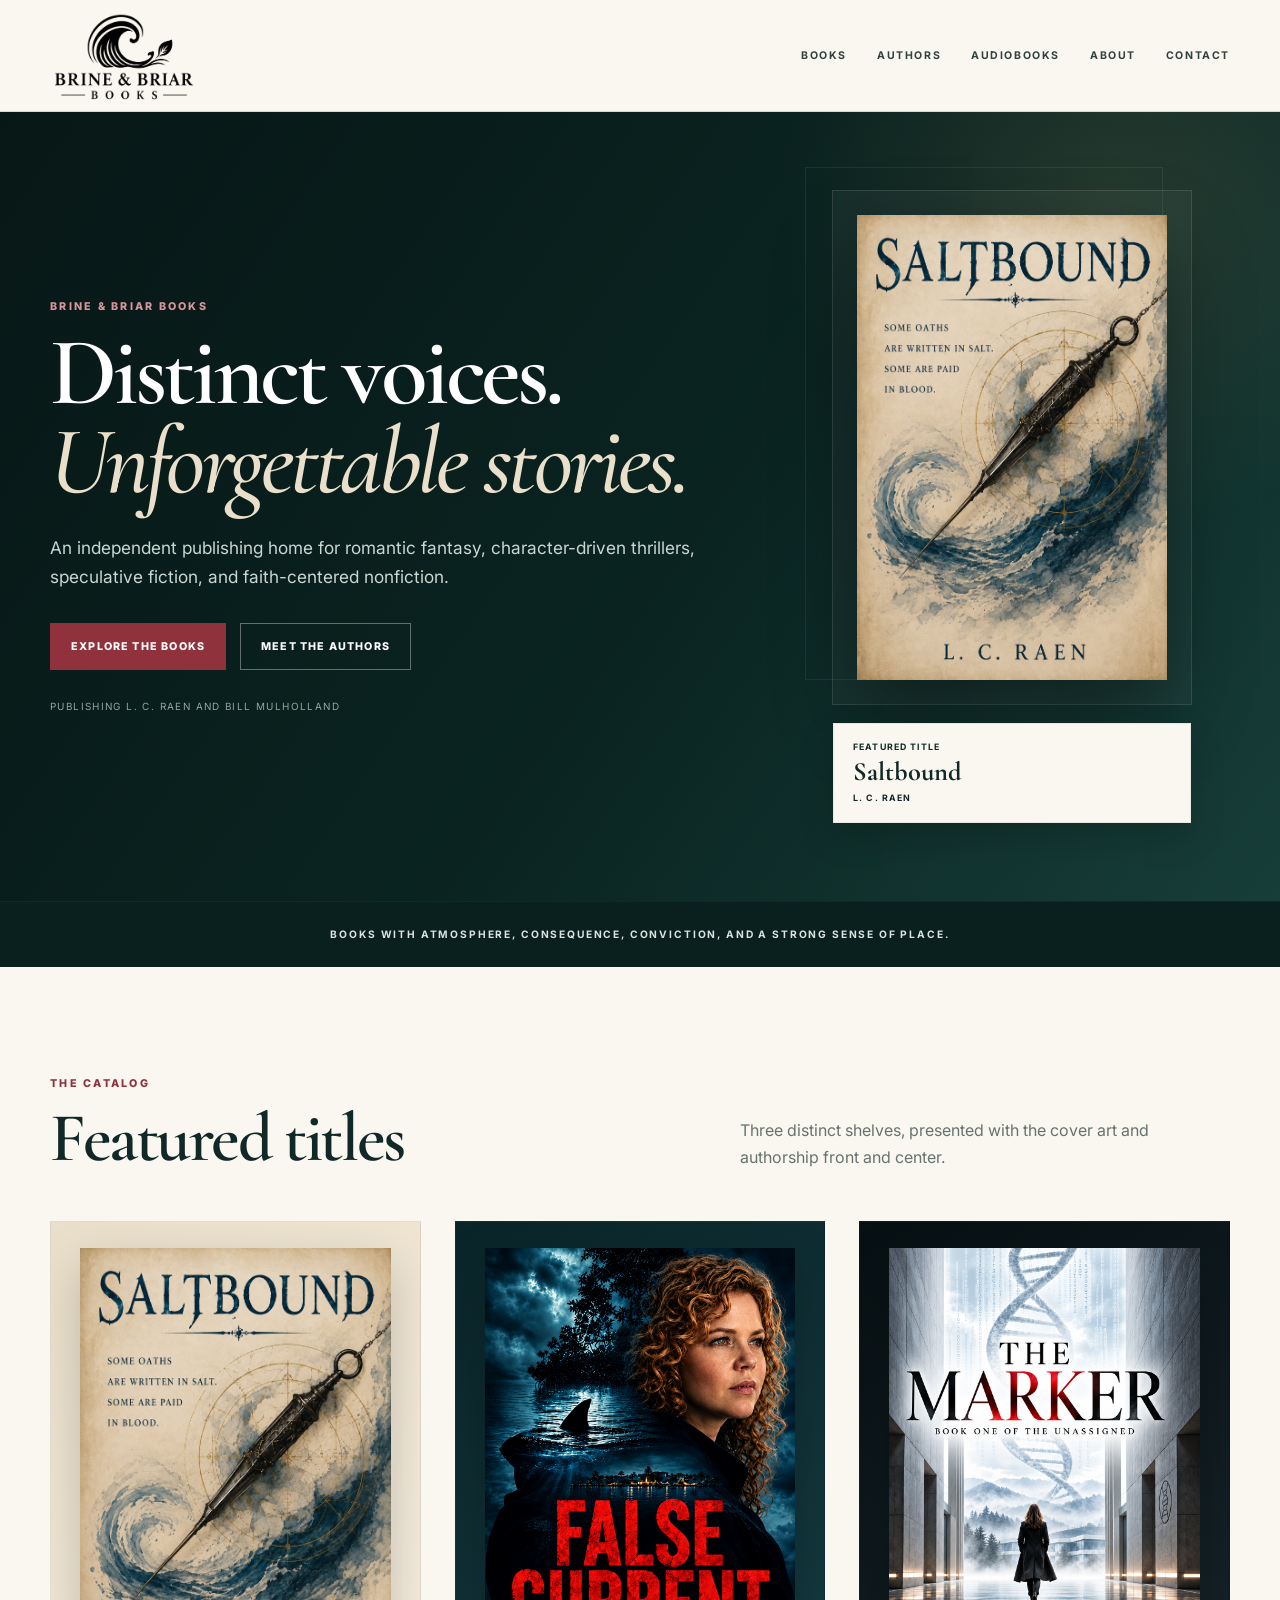
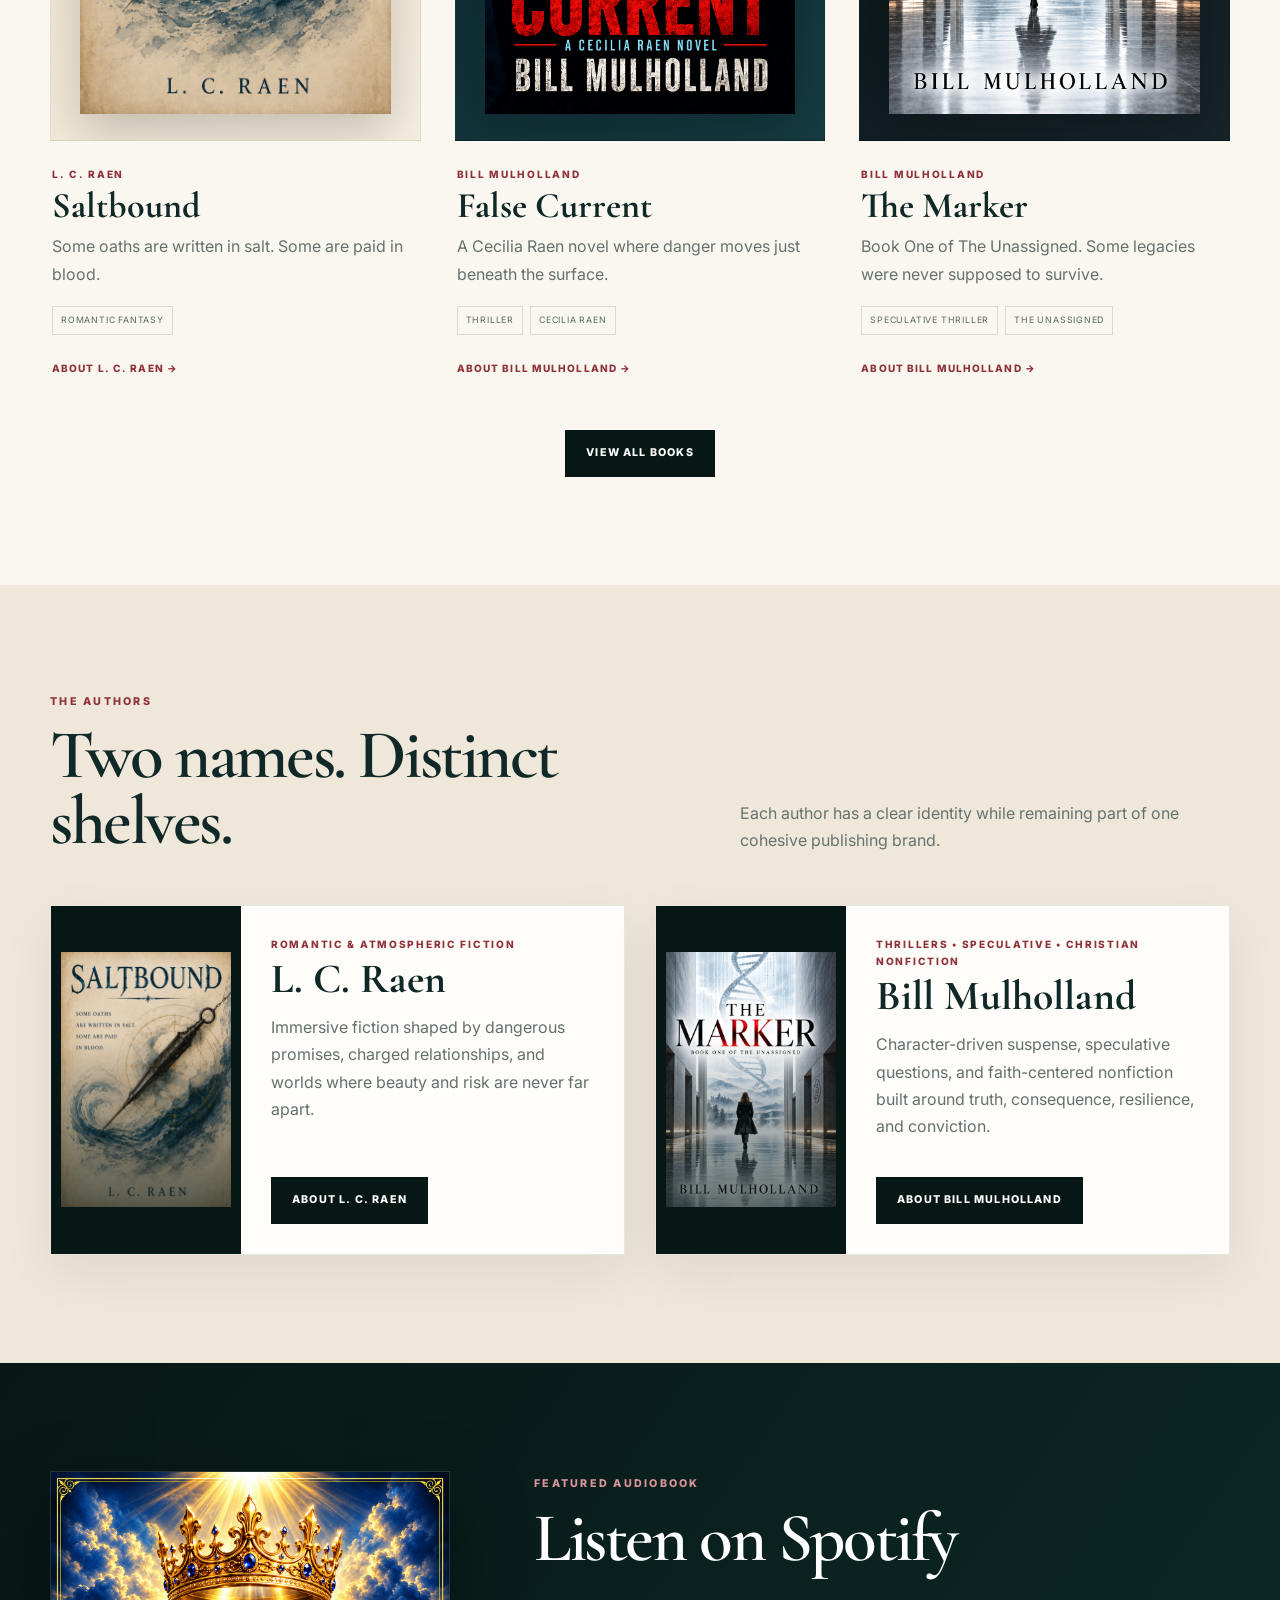
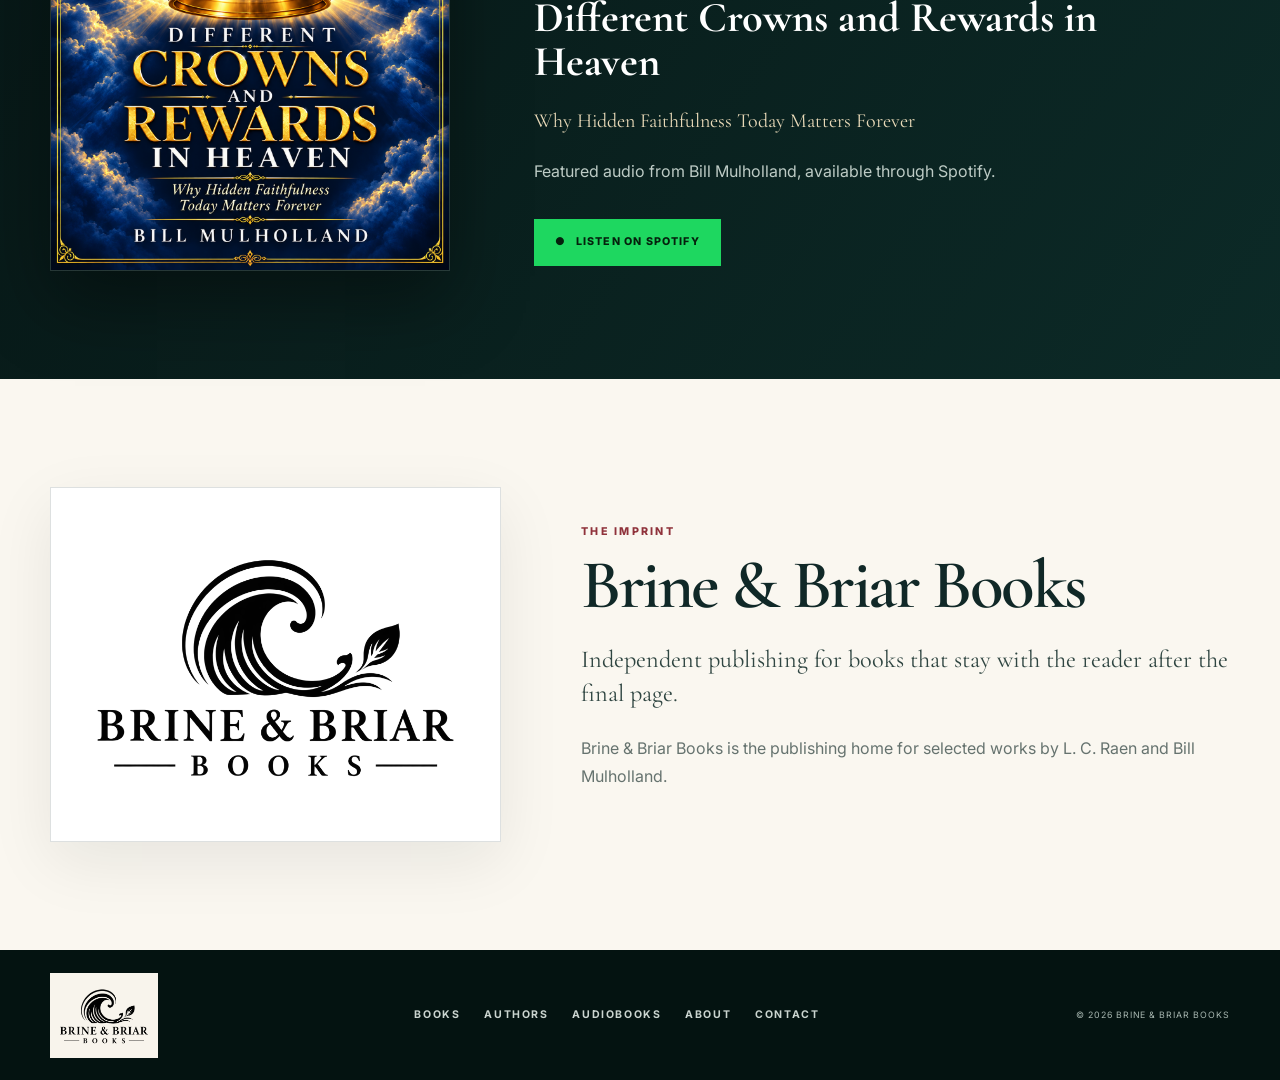
<file: index.html>
<!doctype html>
<html lang="en">
<head>
  <meta charset="utf-8">
  <meta name="viewport" content="width=device-width,initial-scale=1">
  <title>Brine & Briar Books | L. C. Raen & Bill Mulholland</title>
  <meta name="description" content="Brine & Briar Books is the publishing home of L. C. Raen and Bill Mulholland—romantic fantasy, thrillers, speculative fiction, and Christian nonfiction.">
  <meta name="theme-color" content="#0b211f">
  <meta property="og:title" content="Brine & Briar Books">
  <meta property="og:description" content="Independent books with atmosphere, consequence, and conviction.">
  <meta property="og:type" content="website">
  <meta property="og:url" content="https://brinebriar.com/">
  <meta property="og:image" content="https://brinebriar.com/assets/saltbound-revised.jpg">
  <link rel="preconnect" href="https://fonts.googleapis.com">
  <link rel="preconnect" href="https://fonts.gstatic.com" crossorigin>
  <link href="https://fonts.googleapis.com/css2?family=Cormorant+Garamond:wght@500;600;700&family=Inter:wght@400;500;600;700&display=swap" rel="stylesheet">
  <link rel="stylesheet" href="styles.css?v=20261010-contact">
</head>
<body>
<a class="skip-link" href="#main">Skip to content</a>

<header class="site-header">
  <div class="wrap header-inner">
    <a class="brand" href="/" aria-label="Brine & Briar Books home">
      <img src="assets/brine-briar-logo.png.PNG" alt="Brine & Briar Books">
    </a>
    <nav class="main-nav" aria-label="Primary navigation">
      <a href="books.html">Books</a>
      <a href="#authors">Authors</a>
      <a href="#audiobooks">Audiobooks</a>
      <a href="#about">About</a>
      <a href="contact.html">Contact</a>
    </nav>
  </div>
</header>

<main id="main">
  <section class="hero">
    <div class="wrap hero-grid">
      <div class="hero-copy">
        <p class="eyebrow light">Brine & Briar Books</p>
        <h1>Distinct voices.<br><em>Unforgettable stories.</em></h1>
        <p class="hero-deck">An independent publishing home for romantic fantasy, character-driven thrillers, speculative fiction, and faith-centered nonfiction.</p>
        <div class="hero-actions">
        <a class="button primary" href="books.html">Explore the books</a>
          <a class="button outline" href="#authors">Meet the authors</a>
        </div>
        <p class="hero-credit">Publishing L. C. Raen and Bill Mulholland</p>
      </div>

      <div class="featured-book">
        <div class="featured-frame">
          <img src="assets/saltbound-revised.jpg" alt="Saltbound by L. C. Raen">
        </div>
        <div class="featured-caption">
          <span>Featured title</span>
          <strong>Saltbound</strong>
          <small>L. C. Raen</small>
        </div>
      </div>
    </div>
  </section>

  <section class="brand-line">
    <div class="wrap">
      <p>Books with atmosphere, consequence, conviction, and a strong sense of place.</p>
    </div>
  </section>

  <section id="books" class="section books-section">
    <div class="wrap">
      <div class="section-heading">
        <div>
          <p class="eyebrow">The catalog</p>
          <h2>Featured titles</h2>
        </div>
        <p>Three distinct shelves, presented with the cover art and authorship front and center.</p>
      </div>

      <div class="book-grid">
        <article class="book-card">
          <div class="cover-stage warm">
            <img src="assets/saltbound-revised.jpg" alt="Saltbound by L. C. Raen" loading="lazy">
          </div>
          <div class="book-copy">
            <p class="book-author">L. C. Raen</p>
            <h3>Saltbound</h3>
            <p>Some oaths are written in salt. Some are paid in blood.</p>
            <div class="tags"><span>Romantic fantasy</span></div>
            <a class="text-link" href="authors/lc-raen.html">About L. C. Raen →</a>
          </div>
        </article>

        <article class="book-card">
          <div class="cover-stage ocean">
            <img src="assets/false-current.png.PNG" alt="False Current by Bill Mulholland" loading="lazy">
          </div>
          <div class="book-copy">
            <p class="book-author">Bill Mulholland</p>
            <h3>False Current</h3>
            <p>A Cecilia Raen novel where danger moves just beneath the surface.</p>
            <div class="tags"><span>Thriller</span><span>Cecilia Raen</span></div>
            <a class="text-link" href="authors/bill-mulholland.html">About Bill Mulholland →</a>
          </div>
        </article>

        <article class="book-card">
          <div class="cover-stage midnight">
            <img src="assets/TheMarker.png" alt="The Marker by Bill Mulholland" loading="lazy">
          </div>
          <div class="book-copy">
            <p class="book-author">Bill Mulholland</p>
            <h3>The Marker</h3>
            <p>Book One of The Unassigned. Some legacies were never supposed to survive.</p>
            <div class="tags"><span>Speculative thriller</span><span>The Unassigned</span></div>
            <a class="text-link" href="authors/bill-mulholland.html">About Bill Mulholland →</a>
          </div>
        </article>
      </div>

      <div style="text-align:center; margin-top:50px;">
        <a class="button dark" href="books.html">View All Books</a>
      </div>

    </div>
  </section>

  <section id="authors" class="section authors-section">
    <div class="wrap">
      <div class="section-heading">
        <div>
          <p class="eyebrow">The authors</p>
          <h2>Two names. Distinct shelves.</h2>
        </div>
        <p>Each author has a clear identity while remaining part of one cohesive publishing brand.</p>
      </div>

      <div class="author-grid">
        <article class="author-card">
          <div class="author-art">
            <img src="assets/saltbound-revised.jpg" alt="" loading="lazy">
            <div class="author-overlay"></div>
          </div>
          <div class="author-copy">
            <p class="author-role">Romantic & atmospheric fiction</p>
            <h3>L. C. Raen</h3>
            <p>Immersive fiction shaped by dangerous promises, charged relationships, and worlds where beauty and risk are never far apart.</p>
            <a class="button dark" href="authors/lc-raen.html">About L. C. Raen</a>
          </div>
        </article>

        <article class="author-card">
          <div class="author-art">
            <img src="assets/TheMarker.png" alt="" loading="lazy">
            <div class="author-overlay"></div>
          </div>
          <div class="author-copy">
            <p class="author-role">Thrillers • speculative • Christian nonfiction</p>
            <h3>Bill Mulholland</h3>
            <p>Character-driven suspense, speculative questions, and faith-centered nonfiction built around truth, consequence, resilience, and conviction.</p>
            <a class="button dark" href="authors/bill-mulholland.html">About Bill Mulholland</a>
          </div>
        </article>
      </div>
    </div>
  </section>

  <section id="audiobooks" class="section audiobook-section">
    <div class="wrap audiobook-grid">
      <div class="audiobook-cover">
        <img src="assets/different-crowns.png.PNG" alt="Different Crowns and Rewards in Heaven by Bill Mulholland audiobook cover">
      </div>
      <div class="audiobook-copy">
        <p class="eyebrow light">Featured audiobook</p>
        <h2>Listen on Spotify</h2>
        <h3>Different Crowns and Rewards in Heaven</h3>
        <p class="subtitle">Why Hidden Faithfulness Today Matters Forever</p>
        <p>Featured audio from Bill Mulholland, available through Spotify.</p>
        <a class="button spotify" href="https://open.spotify.com/search/Different%20Crowns%20and%20Rewards%20in%20Heaven%20Bill%20Mulholland" target="_blank" rel="noopener noreferrer">● &nbsp; Listen on Spotify</a>
      </div>
    </div>
  </section>

  <section id="about" class="section about-section">
    <div class="wrap about-grid">
      <div class="publisher-logo">
        <img src="assets/brine-briar-logo.png.PNG" alt="Brine & Briar Books">
      </div>
      <div class="about-copy">
        <p class="eyebrow">The imprint</p>
        <h2>Brine & Briar Books</h2>
        <p class="lead">Independent publishing for books that stay with the reader after the final page.</p>
        <p>Brine & Briar Books is the publishing home for selected works by L. C. Raen and Bill Mulholland.</p>
      </div>
    </div>
  </section>
</main>

<footer class="site-footer">
  <div class="wrap footer-inner">
    <a class="footer-logo" href="/"><img src="assets/brine-briar-logo.png.PNG" alt="Brine & Briar Books"></a>
    <nav class="footer-nav" aria-label="Footer navigation">
<a href="books.html">Books</a>
      <a href="#authors">Authors</a>
      <a href="#audiobooks">Audiobooks</a>
      <a href="#about">About</a>
      <a href="contact.html">Contact</a>
    </nav>
    <small>© 2026 Brine & Briar Books</small>
  </div>
</footer>
</body>
</html>
</file>
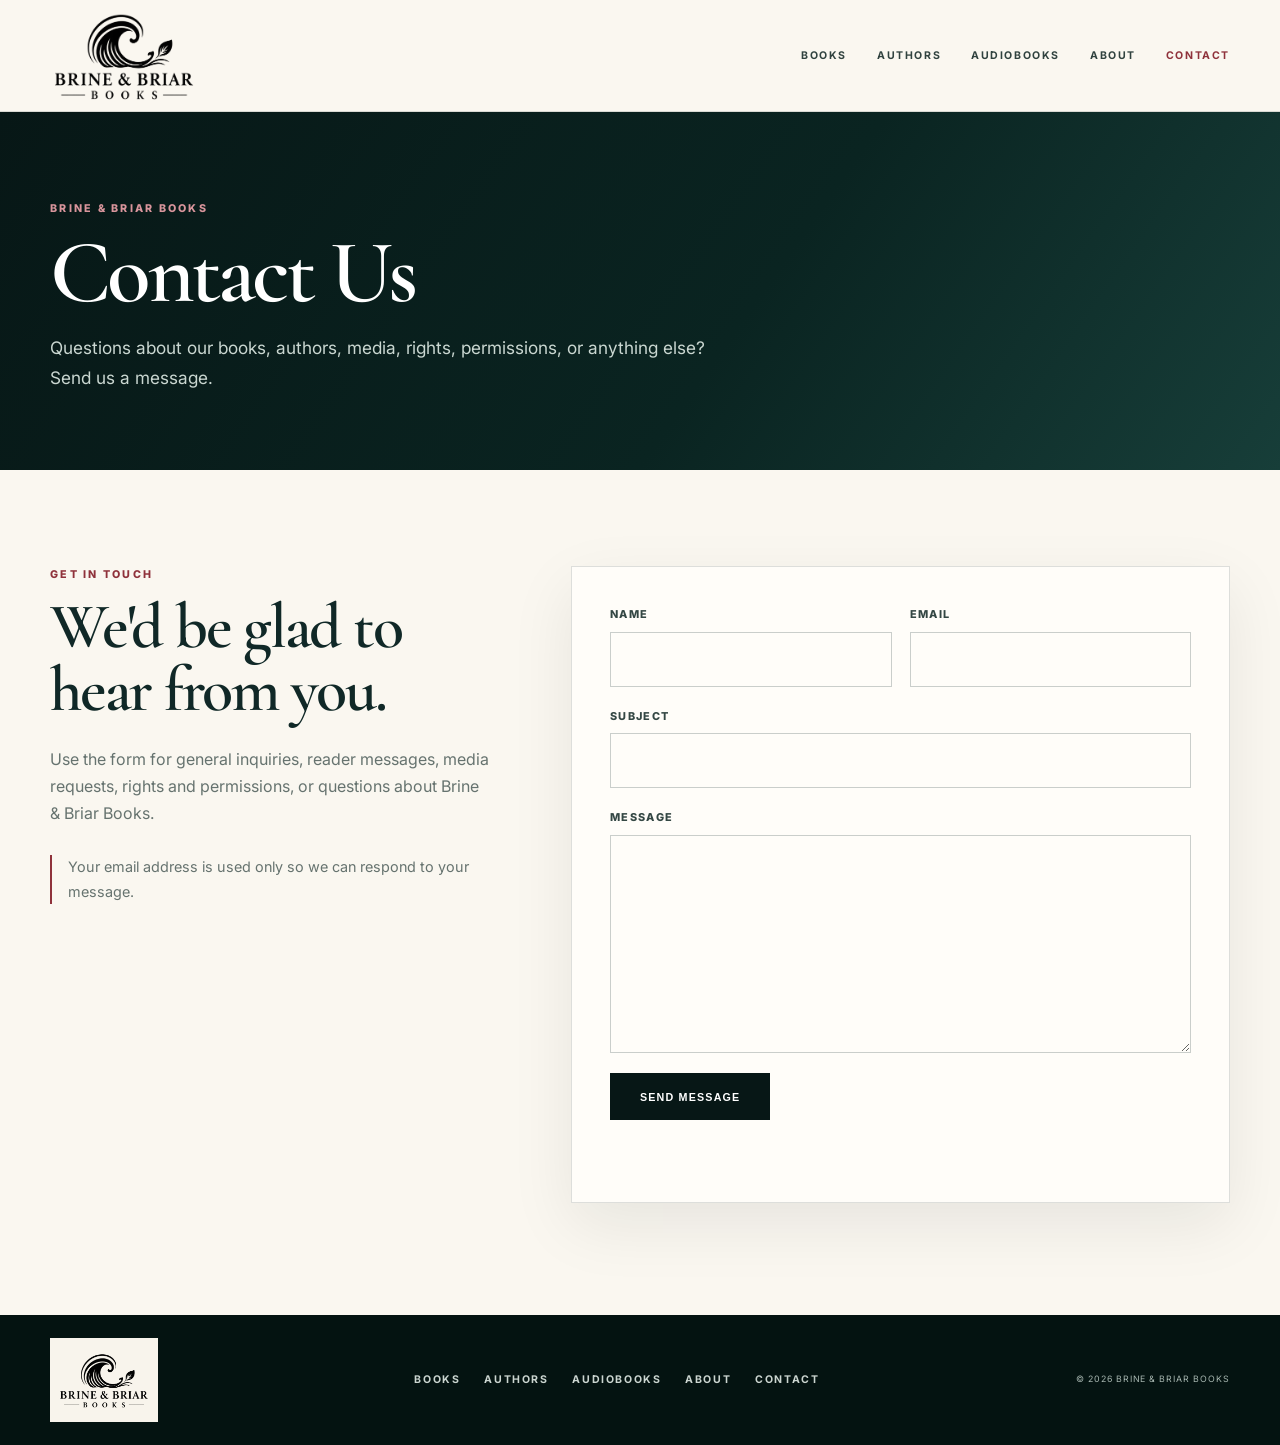
<file: contact.html>
<!doctype html>
<html lang="en">
<head>
  <meta charset="utf-8">
  <meta name="viewport" content="width=device-width,initial-scale=1">
  <title>Contact | Brine & Briar Books</title>
  <meta name="description" content="Contact Brine & Briar Books about books, authors, media, rights, permissions, and general inquiries.">
  <meta name="theme-color" content="#0b211f">
  <link rel="preconnect" href="https://fonts.googleapis.com">
  <link rel="preconnect" href="https://fonts.gstatic.com" crossorigin>
  <link href="https://fonts.googleapis.com/css2?family=Cormorant+Garamond:wght@500;600;700&family=Inter:wght@400;500;600;700&display=swap" rel="stylesheet">
  <link rel="stylesheet" href="styles.css?v=20261010-contact">
</head>
<body>
<a class="skip-link" href="#main">Skip to content</a>

<header class="site-header">
  <div class="wrap header-inner">
    <a class="brand" href="index.html" aria-label="Brine & Briar Books home">
      <img src="assets/brine-briar-logo.png.PNG" alt="Brine & Briar Books">
    </a>
    <nav class="main-nav" aria-label="Primary navigation">
      <a href="books.html">Books</a>
      <a href="index.html#authors">Authors</a>
      <a href="index.html#audiobooks">Audiobooks</a>
      <a href="index.html#about">About</a>
      <a href="contact.html" aria-current="page">Contact</a>
    </nav>
  </div>
</header>

<main id="main">
  <section class="contact-hero">
    <div class="wrap">
      <p class="eyebrow light">Brine & Briar Books</p>
      <h1>Contact Us</h1>
      <p>Questions about our books, authors, media, rights, permissions, or anything else? Send us a message.</p>
    </div>
  </section>

  <section class="contact-section">
    <div class="wrap contact-grid">
      <div class="contact-intro">
        <p class="eyebrow">Get in touch</p>
        <h2>We'd be glad to hear from you.</h2>
        <p>Use the form for general inquiries, reader messages, media requests, rights and permissions, or questions about Brine & Briar Books.</p>
        <p class="contact-note">Your email address is used only so we can respond to your message.</p>
      </div>

      <div class="contact-form-card">
        <form id="contact-form" class="contact-form" action="https://formspree.io/f/mbgdyyav" method="POST">
          <div class="form-row">
            <div class="form-field">
              <label for="name">Name</label>
              <input id="name" name="name" type="text" autocomplete="name" required>
            </div>
            <div class="form-field">
              <label for="email">Email</label>
              <input id="email" name="email" type="email" autocomplete="email" required>
            </div>
          </div>

          <div class="form-field">
            <label for="subject">Subject</label>
            <input id="subject" name="subject" type="text" required>
          </div>

          <div class="form-field">
            <label for="message">Message</label>
            <textarea id="message" name="message" rows="7" required></textarea>
          </div>

          <div class="honeypot" aria-hidden="true">
            <label for="_gotcha">Leave this field empty</label>
            <input id="_gotcha" name="_gotcha" type="text" tabindex="-1" autocomplete="off">
          </div>

          <button class="button dark contact-submit" type="submit">Send Message</button>
          <p id="form-status" class="form-status" role="status" aria-live="polite"></p>
        </form>
      </div>
    </div>
  </section>
</main>

<footer class="site-footer">
  <div class="wrap footer-inner">
    <a class="footer-logo" href="index.html"><img src="assets/brine-briar-logo.png.PNG" alt="Brine & Briar Books"></a>
    <nav class="footer-nav" aria-label="Footer navigation">
      <a href="books.html">Books</a>
      <a href="index.html#authors">Authors</a>
      <a href="index.html#audiobooks">Audiobooks</a>
      <a href="index.html#about">About</a>
      <a href="contact.html">Contact</a>
    </nav>
    <small>© 2026 Brine & Briar Books</small>
  </div>
</footer>

<script>
const form = document.getElementById('contact-form');
const statusEl = document.getElementById('form-status');

form.addEventListener('submit', async (event) => {
  event.preventDefault();
  const button = form.querySelector('button[type="submit"]');
  statusEl.className = 'form-status';
  statusEl.textContent = 'Sending…';
  button.disabled = true;

  try {
    const response = await fetch(form.action, {
      method: 'POST',
      body: new FormData(form),
      headers: { 'Accept': 'application/json' }
    });

    if (response.ok) {
      form.reset();
      statusEl.className = 'form-status success';
      statusEl.textContent = 'Thank you. Your message has been sent.';
    } else {
      const data = await response.json().catch(() => ({}));
      const message = Array.isArray(data.errors)
        ? data.errors.map(error => error.message).join(' ')
        : 'We could not send your message. Please try again.';
      statusEl.className = 'form-status error';
      statusEl.textContent = message;
    }
  } catch (error) {
    statusEl.className = 'form-status error';
    statusEl.textContent = 'We could not send your message. Please try again.';
  } finally {
    button.disabled = false;
  }
});
</script>
</body>
</html>
</file>
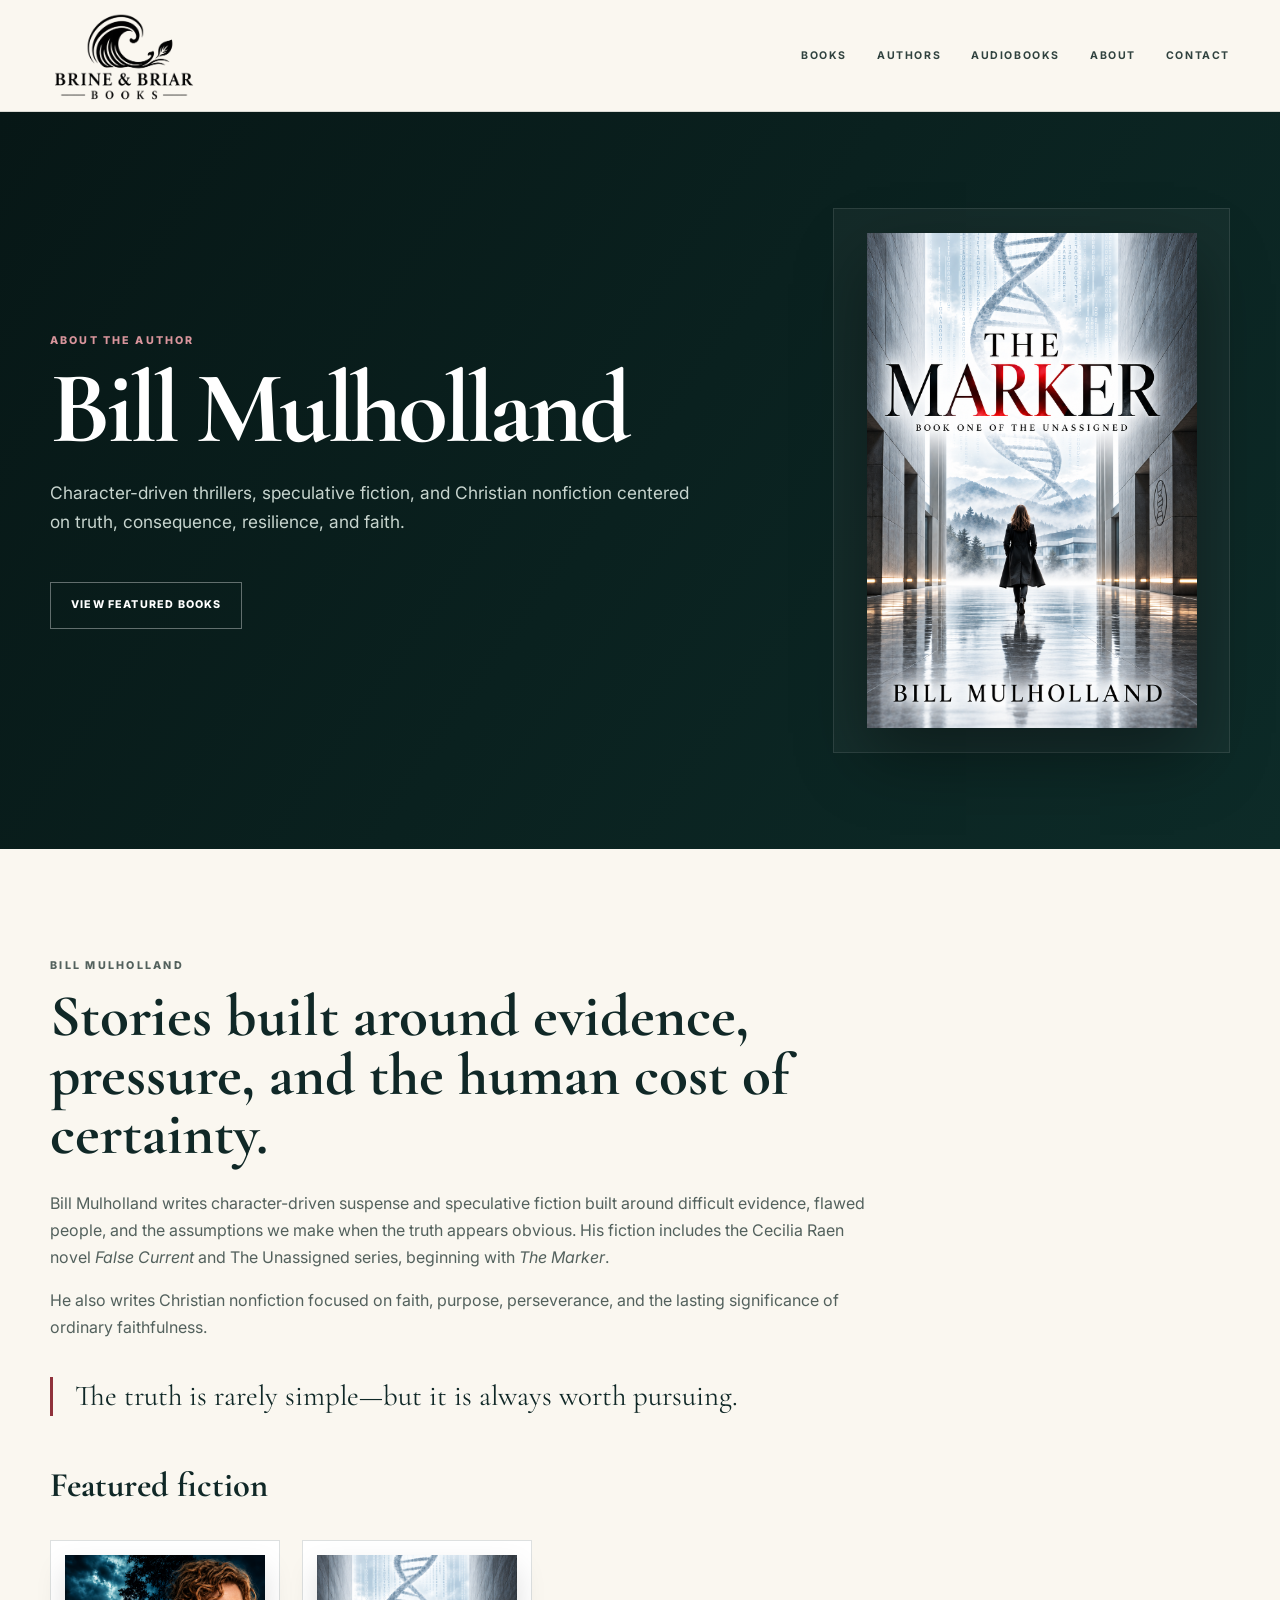
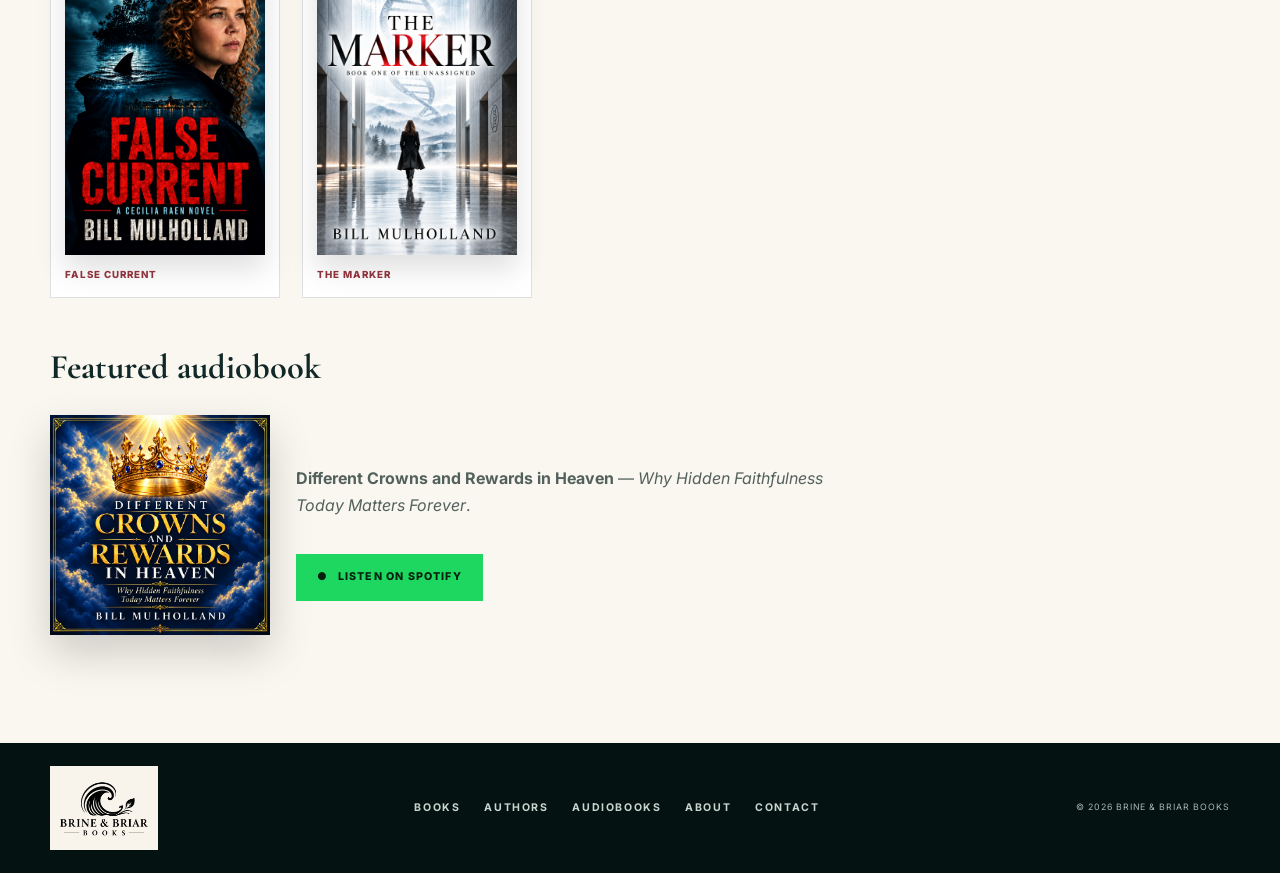
<file: authors/bill-mulholland.html>
<!doctype html>
<html lang="en">
<head>
  <meta charset="utf-8"><meta name="viewport" content="width=device-width,initial-scale=1">
  <title>Bill Mulholland | Brine & Briar Books</title>
  <meta name="description" content="About Bill Mulholland, author of False Current, The Marker, and Christian nonfiction from Brine & Briar Books.">
  <link rel="preconnect" href="https://fonts.googleapis.com"><link rel="preconnect" href="https://fonts.gstatic.com" crossorigin>
  <link href="https://fonts.googleapis.com/css2?family=Cormorant+Garamond:wght@500;600;700&family=Inter:wght@400;500;600;700&display=swap" rel="stylesheet">
  <link rel="stylesheet" href="../styles.css?v=20261010-contact">
</head>
<body>
<header class="site-header"><div class="wrap header-inner"><a class="brand" href="/"><img src="../assets/brine-briar-logo.png.PNG" alt="Brine & Briar Books"></a><nav class="main-nav"><a href="../books.html">Books</a><a href="../index.html#authors">Authors</a><a href="../index.html#audiobooks">Audiobooks</a><a href="../index.html#about">About</a><a href="../contact.html">Contact</a></nav></div></header>
<main>
<section class="author-hero"><div class="wrap author-page-grid"><div><p class="author-kicker">About the author</p><h1>Bill Mulholland</h1><p class="author-lead">Character-driven thrillers, speculative fiction, and Christian nonfiction centered on truth, consequence, resilience, and faith.</p><a class="button outline page-back" href="../books.html">View featured books</a></div><div class="profile-book-wrap"><img class="profile-book" src="../assets/TheMarker.png" alt="The Marker by Bill Mulholland"></div></div></section>
<section class="section bio-section"><div class="wrap"><div class="prose"><p class="eyebrow">Bill Mulholland</p><h2>Stories built around evidence, pressure, and the human cost of certainty.</h2><p>Bill Mulholland writes character-driven suspense and speculative fiction built around difficult evidence, flawed people, and the assumptions we make when the truth appears obvious. His fiction includes the Cecilia Raen novel <em>False Current</em> and The Unassigned series, beginning with <em>The Marker</em>.</p><p>He also writes Christian nonfiction focused on faith, purpose, perseverance, and the lasting significance of ordinary faithfulness.</p><p class="pullquote">The truth is rarely simple—but it is always worth pursuing.</p><h3>Featured fiction</h3><div class="author-books"><a class="author-book" href="../books.html"><img src="../assets/false-current.png.PNG" alt="False Current cover"><span>False Current</span></a><a class="author-book" href="../books.html"><img src="../assets/TheMarker.png" alt="The Marker cover"><span>The Marker</span></a></div><h3>Featured audiobook</h3><div class="author-audio-feature"><img src="../assets/different-crowns.png.PNG" alt="Different Crowns and Rewards in Heaven cover"><div><p><strong>Different Crowns and Rewards in Heaven</strong> — <em>Why Hidden Faithfulness Today Matters Forever</em>.</p><a class="button spotify" href="https://open.spotify.com/search/Different%20Crowns%20and%20Rewards%20in%20Heaven%20Bill%20Mulholland" target="_blank" rel="noopener noreferrer">● &nbsp; Listen on Spotify</a></div></div></div></div></section>
</main>
<footer class="site-footer"><div class="wrap footer-inner"><a class="footer-logo" href="/"><img src="../assets/brine-briar-logo.png.PNG" alt="Brine & Briar Books"></a><nav class="footer-nav"><a href="../books.html">Books</a><a href="../index.html#authors">Authors</a><a href="../index.html#audiobooks">Audiobooks</a><a href="../index.html#about">About</a><a href="../contact.html">Contact</a></nav><small>© 2026 Brine & Briar Books</small></div></footer>
</body></html>
</file>
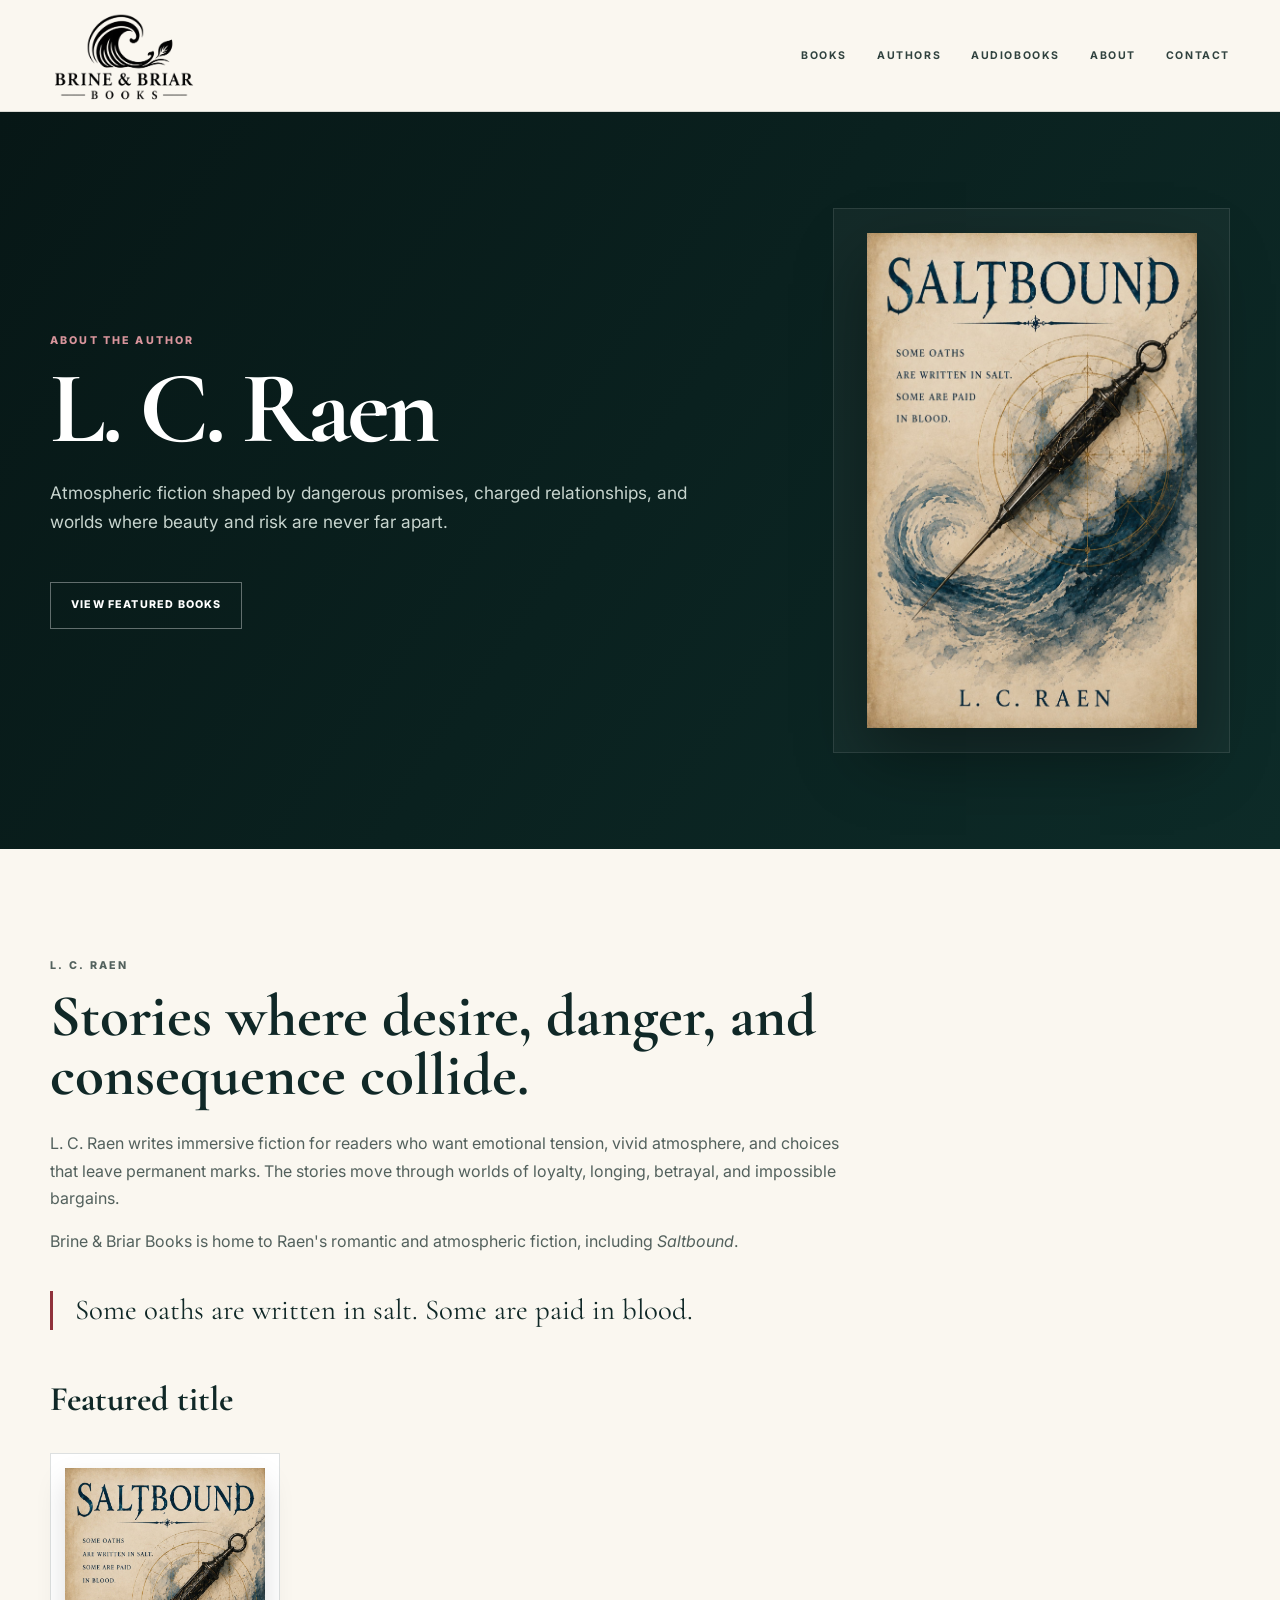
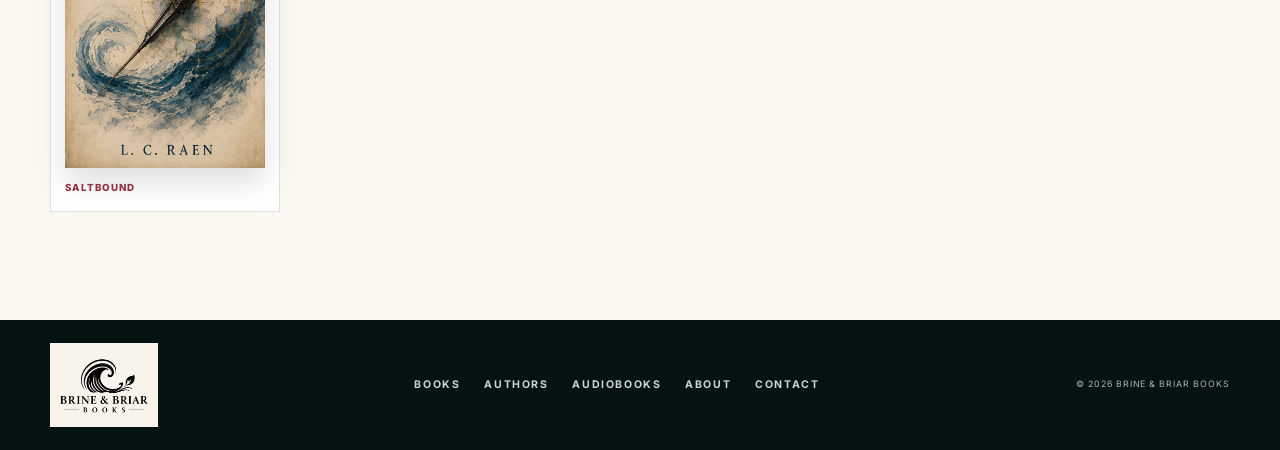
<file: authors/lc-raen.html>
<!doctype html>
<html lang="en">
<head>
  <meta charset="utf-8"><meta name="viewport" content="width=device-width,initial-scale=1">
  <title>L. C. Raen | Brine & Briar Books</title>
  <meta name="description" content="About L. C. Raen, author of Saltbound and atmospheric romantic fantasy from Brine & Briar Books.">
  <link rel="preconnect" href="https://fonts.googleapis.com"><link rel="preconnect" href="https://fonts.gstatic.com" crossorigin>
  <link href="https://fonts.googleapis.com/css2?family=Cormorant+Garamond:wght@500;600;700&family=Inter:wght@400;500;600;700&display=swap" rel="stylesheet">
  <link rel="stylesheet" href="../styles.css?v=20261010-contact">
</head>
<body>
<header class="site-header"><div class="wrap header-inner"><a class="brand" href="/"><img src="../assets/brine-briar-logo.png.PNG" alt="Brine & Briar Books"></a><nav class="main-nav"><a href="../books.html">Books</a><a href="../index.html#authors">Authors</a><a href="../index.html#audiobooks">Audiobooks</a><a href="../index.html#about">About</a><a href="../contact.html">Contact</a></nav></div></header>
<main>
<section class="author-hero"><div class="wrap author-page-grid"><div><p class="author-kicker">About the author</p><h1>L. C. Raen</h1><p class="author-lead">Atmospheric fiction shaped by dangerous promises, charged relationships, and worlds where beauty and risk are never far apart.</p><a class="button outline page-back" href="../books.html">View featured books</a></div><div class="profile-book-wrap"><img class="profile-book" src="../assets/saltbound-revised.jpg" alt="Saltbound by L. C. Raen"></div></div></section>
<section class="section bio-section"><div class="wrap"><div class="prose"><p class="eyebrow">L. C. Raen</p><h2>Stories where desire, danger, and consequence collide.</h2><p>L. C. Raen writes immersive fiction for readers who want emotional tension, vivid atmosphere, and choices that leave permanent marks. The stories move through worlds of loyalty, longing, betrayal, and impossible bargains.</p><p>Brine & Briar Books is home to Raen's romantic and atmospheric fiction, including <em>Saltbound</em>.</p><p class="pullquote">Some oaths are written in salt. Some are paid in blood.</p><h3>Featured title</h3><div class="author-books"><a class="author-book" href="../books.html"><img src="../assets/saltbound-revised.jpg" alt="Saltbound cover"><span>Saltbound</span></a></div></div></div></section>
</main>
<footer class="site-footer"><div class="wrap footer-inner"><a class="footer-logo" href="/"><img src="../assets/brine-briar-logo.png.PNG" alt="Brine & Briar Books"></a><nav class="footer-nav"><a href="../books.html">Books</a><a href="../index.html#authors">Authors</a><a href="../index.html#audiobooks">Audiobooks</a><a href="../index.html#about">About</a><a href="../contact.html">Contact</a></nav><small>© 2026 Brine & Briar Books</small></div></footer>
</body></html>
</file>
<file: styles.css>
:root{
  --ink:#102827;
  --deep:#071716;
  --deep-2:#0d2b28;
  --paper:#faf7f0;
  --paper-2:#efe7da;
  --white:#fffdf9;
  --wine:#8f323b;
  --wine-dark:#72272f;
  --muted:#66736f;
  --line:rgba(16,40,39,.14);
  --spotify:#1ed760;
}
*{box-sizing:border-box}
html{scroll-behavior:smooth}
body{margin:0;background:var(--paper);color:var(--ink);font-family:"Inter",Arial,sans-serif;line-height:1.7;-webkit-font-smoothing:antialiased}
img{display:block;max-width:100%}
a{color:inherit}
.wrap{width:min(1180px,calc(100% - 44px));margin:auto}
.skip-link{position:absolute;left:-9999px}
.skip-link:focus{left:20px;top:20px;z-index:999;background:#fff;padding:10px 14px}
.site-header{position:sticky;top:0;z-index:50;background:rgba(250,247,240,.97);border-bottom:1px solid var(--line);backdrop-filter:blur(14px)}
.header-inner{min-height:96px;display:flex;align-items:center;justify-content:space-between;gap:30px}
.brand{width:148px}
.brand img{width:100%;height:auto;filter:none}
.main-nav{display:flex;gap:30px;align-items:center}
.main-nav a,.footer-nav a{text-decoration:none;text-transform:uppercase;letter-spacing:.15em;font-size:.66rem;font-weight:700}
.main-nav a{color:#30423f}
.main-nav a:hover{color:var(--wine)}
.hero{position:relative;overflow:hidden;background:linear-gradient(125deg,#071716 0%,#0a2421 55%,#173e39 100%);color:#fff}
.hero:after{content:"";position:absolute;right:-180px;top:-260px;width:700px;height:700px;border-radius:50%;background:radial-gradient(circle,rgba(185,155,97,.14),transparent 67%)}
.hero-grid{position:relative;z-index:1;min-height:690px;display:grid;grid-template-columns:1.08fr .72fr;gap:90px;align-items:center;padding:78px 0}
.eyebrow{margin:0 0 12px;text-transform:uppercase;letter-spacing:.21em;font-size:.67rem;font-weight:800;color:var(--wine)}
.eyebrow.light{color:#d9959c}
.hero h1,.section h2,.book-card h3,.author-card h3,.audiobook-copy h3{font-family:"Cormorant Garamond",Georgia,serif}
.hero h1{font-size:clamp(4.2rem,7.5vw,6.6rem);line-height:.93;letter-spacing:-.04em;font-weight:600;margin:0 0 26px}
.hero h1 em{font-weight:500;color:#eadfca}
.hero-deck{max-width:680px;margin:0;color:#cad7d1;font-size:1.08rem}
.hero-actions{display:flex;flex-wrap:wrap;gap:14px;margin:32px 0 28px}
.button{display:inline-flex;align-items:center;justify-content:center;min-height:47px;padding:0 20px;border:1px solid transparent;text-decoration:none;text-transform:uppercase;letter-spacing:.11em;font-size:.67rem;font-weight:800;transition:.18s ease}
.button:hover{transform:translateY(-2px)}
.primary{background:var(--wine);color:#fff}
.primary:hover{background:var(--wine-dark)}
.outline{border-color:rgba(255,255,255,.36);color:#fff;background:transparent}
.dark{background:var(--deep);color:#fff}
.spotify{margin-top:18px;background:var(--spotify);color:#05210d}
.hero-credit{margin:0;color:#91a79f;text-transform:uppercase;letter-spacing:.14em;font-size:.62rem}
.featured-book{position:relative;display:flex;flex-direction:column;align-items:center;justify-content:center;gap:18px;min-height:540px}
.featured-frame{position:relative;padding:24px;background:rgba(255,255,255,.04);border:1px solid rgba(255,255,255,.11)}
.featured-frame:before{content:"";position:absolute;inset:-24px 28px 24px -28px;border:1px solid rgba(255,255,255,.07);z-index:-1}
.featured-frame img{width:310px;max-height:475px;object-fit:contain;box-shadow:0 32px 75px rgba(0,0,0,.42)}
.featured-caption{position:relative;inset:auto;width:358px;max-width:100%;background:var(--paper);color:var(--ink);padding:16px 19px;box-shadow:0 14px 32px rgba(0,0,0,.18);border:1px solid rgba(16,40,39,.08);z-index:2}
.featured-caption span,.featured-caption small{display:block;text-transform:uppercase;letter-spacing:.13em;font-size:.55rem;font-weight:700}
.featured-caption strong{display:block;font-family:"Cormorant Garamond",Georgia,serif;font-size:1.65rem;line-height:1;margin:4px 0 6px}
.brand-line{background:#0a201e;color:#dbe3df;border-top:1px solid rgba(255,255,255,.04)}
.brand-line p{margin:0;padding:24px 0;text-align:center;text-transform:uppercase;letter-spacing:.18em;font-size:.64rem;font-weight:700}
.section{padding:108px 0}
.section-heading{display:grid;grid-template-columns:1fr minmax(300px,490px);gap:60px;align-items:end;margin-bottom:50px}
.section-heading h2,.about-copy h2,.audiobook-copy h2{margin:0;font-size:clamp(3.2rem,5.4vw,4.8rem);line-height:.95;letter-spacing:-.035em;font-weight:600}
.section-heading>p{margin:0;color:var(--muted)}
.book-grid{display:grid;grid-template-columns:repeat(3,1fr);gap:34px}
.cover-stage{height:520px;display:flex;align-items:center;justify-content:center;padding:26px;overflow:hidden;border:1px solid rgba(16,40,39,.08)}
.cover-stage img{width:100%;height:100%;max-width:100%;max-height:100%;object-fit:contain;object-position:center;box-shadow:none;filter:drop-shadow(0 18px 24px rgba(0,0,0,.20))}
.warm{background:linear-gradient(145deg,#eadfca,#f7efe1)}
.ocean{background:linear-gradient(145deg,#0a2529,#163b42)}
.midnight{background:linear-gradient(145deg,#071013,#172429)}
.book-copy{padding:25px 2px 0}
.book-author,.author-role{margin:0;text-transform:uppercase;letter-spacing:.17em;font-size:.63rem;font-weight:800;color:var(--wine)}
.book-card h3{margin:5px 0 9px;font-size:2.25rem;line-height:1}
.book-copy>p:not(.book-author){margin:0;color:#66716e}
.tags{display:flex;gap:7px;flex-wrap:wrap;margin:18px 0}
.tags span{border:1px solid var(--line);padding:6px 8px;text-transform:uppercase;letter-spacing:.09em;font-size:.55rem;color:#596662}
.text-link{text-decoration:none;text-transform:uppercase;letter-spacing:.11em;font-size:.63rem;font-weight:800;color:var(--wine)}
.text-link:hover{text-decoration:underline;text-underline-offset:5px}
.authors-section{background:var(--paper-2)}
.author-grid{display:grid;grid-template-columns:1fr 1fr;gap:30px}
.author-card{display:grid;grid-template-columns:190px 1fr;min-height:350px;background:var(--white);border:1px solid rgba(16,40,39,.1);overflow:hidden;box-shadow:0 18px 50px rgba(7,23,22,.07)}
.author-art{position:relative;overflow:hidden;background:var(--deep);display:grid;place-items:center;padding:10px}
.author-art img{width:100%;height:100%;object-fit:contain;object-position:center}
.author-overlay{position:absolute;inset:0;background:linear-gradient(to top,rgba(7,23,22,.78),transparent 62%)}
.monogram{position:absolute;left:18px;bottom:15px;color:#fff;font-family:"Cormorant Garamond",Georgia,serif;font-size:2.05rem;font-weight:700;letter-spacing:.08em}
.author-copy{padding:30px;display:flex;flex-direction:column;align-items:flex-start}
.author-card h3{font-size:2.6rem;line-height:1;margin:6px 0 14px}
.author-copy>p:not(.author-role){margin:0 0 25px;color:#63706c}
.author-copy .button{margin-top:auto}
.audiobook-section{background:linear-gradient(125deg,#071716,#0c2a27);color:#fff}
.audiobook-grid{display:grid;grid-template-columns:400px 1fr;gap:84px;align-items:center}
.audiobook-cover img{width:100%;aspect-ratio:1/1;object-fit:cover;border:1px solid rgba(255,255,255,.12);box-shadow:0 30px 70px rgba(0,0,0,.4)}
.audiobook-copy h2{color:#fff;margin-bottom:25px}
.audiobook-copy h3{margin:0 0 8px;font-size:2.65rem;line-height:1.03;color:#fff}
.subtitle{font-family:"Cormorant Garamond",Georgia,serif;font-size:1.25rem;color:#e8d9b8!important}
.audiobook-copy>p{max-width:580px;color:#bdcbc5}
.about-grid{display:grid;grid-template-columns:.82fr 1.18fr;gap:80px;align-items:center}
.publisher-logo{background:#fff;border:1px solid var(--line);padding:34px;box-shadow:0 20px 60px rgba(7,23,22,.08)}
.publisher-logo img{width:100%;height:auto;filter:none}
.about-copy .lead{font-family:"Cormorant Garamond",Georgia,serif;font-size:1.52rem;line-height:1.4;color:#304642}
.about-copy>p:last-child{color:var(--muted)}
.site-footer{background:#041311;color:#a7b6b0}
.footer-inner{min-height:130px;display:grid;grid-template-columns:auto 1fr auto;gap:50px;align-items:center}
.footer-logo{width:108px;background:#f8f4ec;padding:7px}
.footer-logo img{width:100%;filter:none}
.footer-nav{display:flex;justify-content:center;gap:24px}
.footer-nav a{color:#cbd5d0}
.footer-inner small{text-transform:uppercase;letter-spacing:.11em;font-size:.55rem}
.author-hero{background:linear-gradient(125deg,#071716,#0d2b28);color:#fff;padding:96px 0}
.author-page-grid{display:grid;grid-template-columns:1.1fr .62fr;gap:80px;align-items:center}
.author-kicker{margin:0 0 12px;text-transform:uppercase;letter-spacing:.2em;font-size:.67rem;font-weight:800;color:#d9959c}
.author-hero h1{font-family:"Cormorant Garamond",Georgia,serif;font-size:clamp(4.6rem,8vw,7.2rem);line-height:.9;letter-spacing:-.04em;margin:0 0 24px}
.author-lead{max-width:650px;color:#c7d4ce;font-size:1.08rem}
.profile-book-wrap{padding:24px;border:1px solid rgba(255,255,255,.1);background:rgba(255,255,255,.04)}
.profile-book{width:min(100%,330px);margin:auto;box-shadow:0 28px 65px rgba(0,0,0,.38)}
.bio-section{background:var(--paper)}
.prose{max-width:820px}
.prose h2{font-family:"Cormorant Garamond",Georgia,serif;font-size:3.7rem;line-height:1;margin:0 0 25px}
.prose h3{font-family:"Cormorant Garamond",Georgia,serif;font-size:2.15rem;margin:40px 0 12px}
.prose p{color:#53615d}
.pullquote{font-family:"Cormorant Garamond",Georgia,serif;font-size:1.8rem!important;line-height:1.35!important;color:var(--ink)!important;border-left:3px solid var(--wine);padding-left:22px;margin:36px 0}
.author-books{display:grid;grid-template-columns:repeat(2,minmax(0,230px));gap:22px;margin-top:25px}
.author-book{background:#fff;border:1px solid var(--line);padding:14px;text-decoration:none}
.author-book img{width:100%;height:auto;box-shadow:0 14px 28px rgba(0,0,0,.13)}
.author-book span{display:block;margin-top:12px;text-transform:uppercase;letter-spacing:.1em;font-size:.61rem;font-weight:800;color:var(--wine)}
.author-audio-feature{display:grid;grid-template-columns:220px 1fr;gap:26px;align-items:center;margin-top:18px}
.author-audio-feature img{width:100%;aspect-ratio:1/1;object-fit:cover;box-shadow:0 18px 40px rgba(0,0,0,.18)}
.page-back{margin-top:28px}
@media(max-width:980px){
  .hero-grid{grid-template-columns:1fr;gap:35px;padding:70px 0 88px}
  .featured-book{min-height:520px;max-width:520px;width:100%;margin:auto}
  .book-grid{grid-template-columns:1fr}
  .book-card{display:grid;grid-template-columns:300px 1fr;gap:28px;align-items:start}
  .cover-stage{height:440px}
  .author-grid{grid-template-columns:1fr}
  .audiobook-grid,.about-grid,.author-page-grid{grid-template-columns:1fr}
  .audiobook-cover{max-width:420px}
  .section-heading{grid-template-columns:1fr;gap:16px}
  .footer-inner{grid-template-columns:1fr;text-align:center;padding:34px 0}
  .footer-logo{margin:auto}
  .footer-nav{flex-wrap:wrap}
}
@media(max-width:650px){
  .wrap{width:min(100% - 30px,1180px)}
  .header-inner{min-height:auto;align-items:flex-start;flex-direction:column;padding:14px 0}
  .brand{width:118px}
  .main-nav{gap:17px;width:100%;overflow-x:auto;padding-bottom:4px}
  .main-nav a{white-space:nowrap;font-size:.6rem}
  .hero h1{font-size:3.7rem}
  .featured-book{min-height:420px}
  .featured-frame img{width:240px;max-height:370px}
  .featured-caption{right:0;bottom:5px}
  .section{padding:78px 0}
  .section-heading h2,.about-copy h2,.audiobook-copy h2{font-size:3.35rem}
  .book-card{display:block}
  .cover-stage{height:460px;min-height:0}
  .author-card{grid-template-columns:1fr}
  .author-art{height:280px}
  .audiobook-grid{gap:38px}
  .author-audio-feature{grid-template-columns:1fr}
  .author-audio-feature img{max-width:320px}
  .footer-nav{gap:16px}
}


/* Contact page */
.contact-hero{background:linear-gradient(125deg,#071716 0%,#0a2421 58%,#173e39 100%);color:#fff;padding:88px 0 78px}
.contact-hero h1{font-family:"Cormorant Garamond",Georgia,serif;font-size:clamp(4rem,7vw,6.2rem);line-height:.95;letter-spacing:-.04em;margin:0 0 18px;font-weight:600}
.contact-hero> .wrap>p:last-child{max-width:700px;margin:0;color:#cad7d1;font-size:1.08rem}
.contact-section{padding:96px 0 112px}
.contact-grid{display:grid;grid-template-columns:.8fr 1.2fr;gap:82px;align-items:start}
.contact-intro h2{font-family:"Cormorant Garamond",Georgia,serif;font-size:clamp(3rem,5vw,4.5rem);line-height:.98;letter-spacing:-.035em;margin:0 0 24px;font-weight:600}
.contact-intro>p:not(.eyebrow){color:var(--muted);max-width:520px}
.contact-note{font-size:.9rem;border-left:2px solid var(--wine);padding-left:16px;margin-top:28px}
.contact-form-card{background:var(--white);border:1px solid var(--line);padding:38px;box-shadow:0 22px 60px rgba(7,23,22,.08)}
.contact-form{display:grid;gap:20px}
.form-row{display:grid;grid-template-columns:1fr 1fr;gap:18px}
.form-field{display:grid;gap:8px}
.form-field label{font-size:.68rem;font-weight:800;text-transform:uppercase;letter-spacing:.12em;color:#344744}
.form-field input,.form-field textarea{width:100%;border:1px solid rgba(16,40,39,.22);background:#fffdf9;color:var(--ink);font:inherit;padding:13px 14px;border-radius:0;outline:none;transition:border-color .15s ease,box-shadow .15s ease}
.form-field textarea{resize:vertical;min-height:180px}
.form-field input:focus,.form-field textarea:focus{border-color:var(--wine);box-shadow:0 0 0 3px rgba(143,50,59,.10)}
.honeypot{position:absolute!important;left:-9999px!important;width:1px!important;height:1px!important;overflow:hidden!important}
.contact-submit{justify-self:start;min-width:160px;cursor:pointer}
.contact-submit:disabled{opacity:.65;cursor:wait}
.form-status{min-height:1.6em;margin:0;font-size:.92rem}
.form-status.success{color:#1d6844}
.form-status.error{color:#9b2531}
.main-nav a[aria-current="page"]{color:var(--wine)}
@media(max-width:800px){
  .contact-grid{grid-template-columns:1fr;gap:44px}
  .form-row{grid-template-columns:1fr}
  .contact-form-card{padding:28px}
}
</file>
